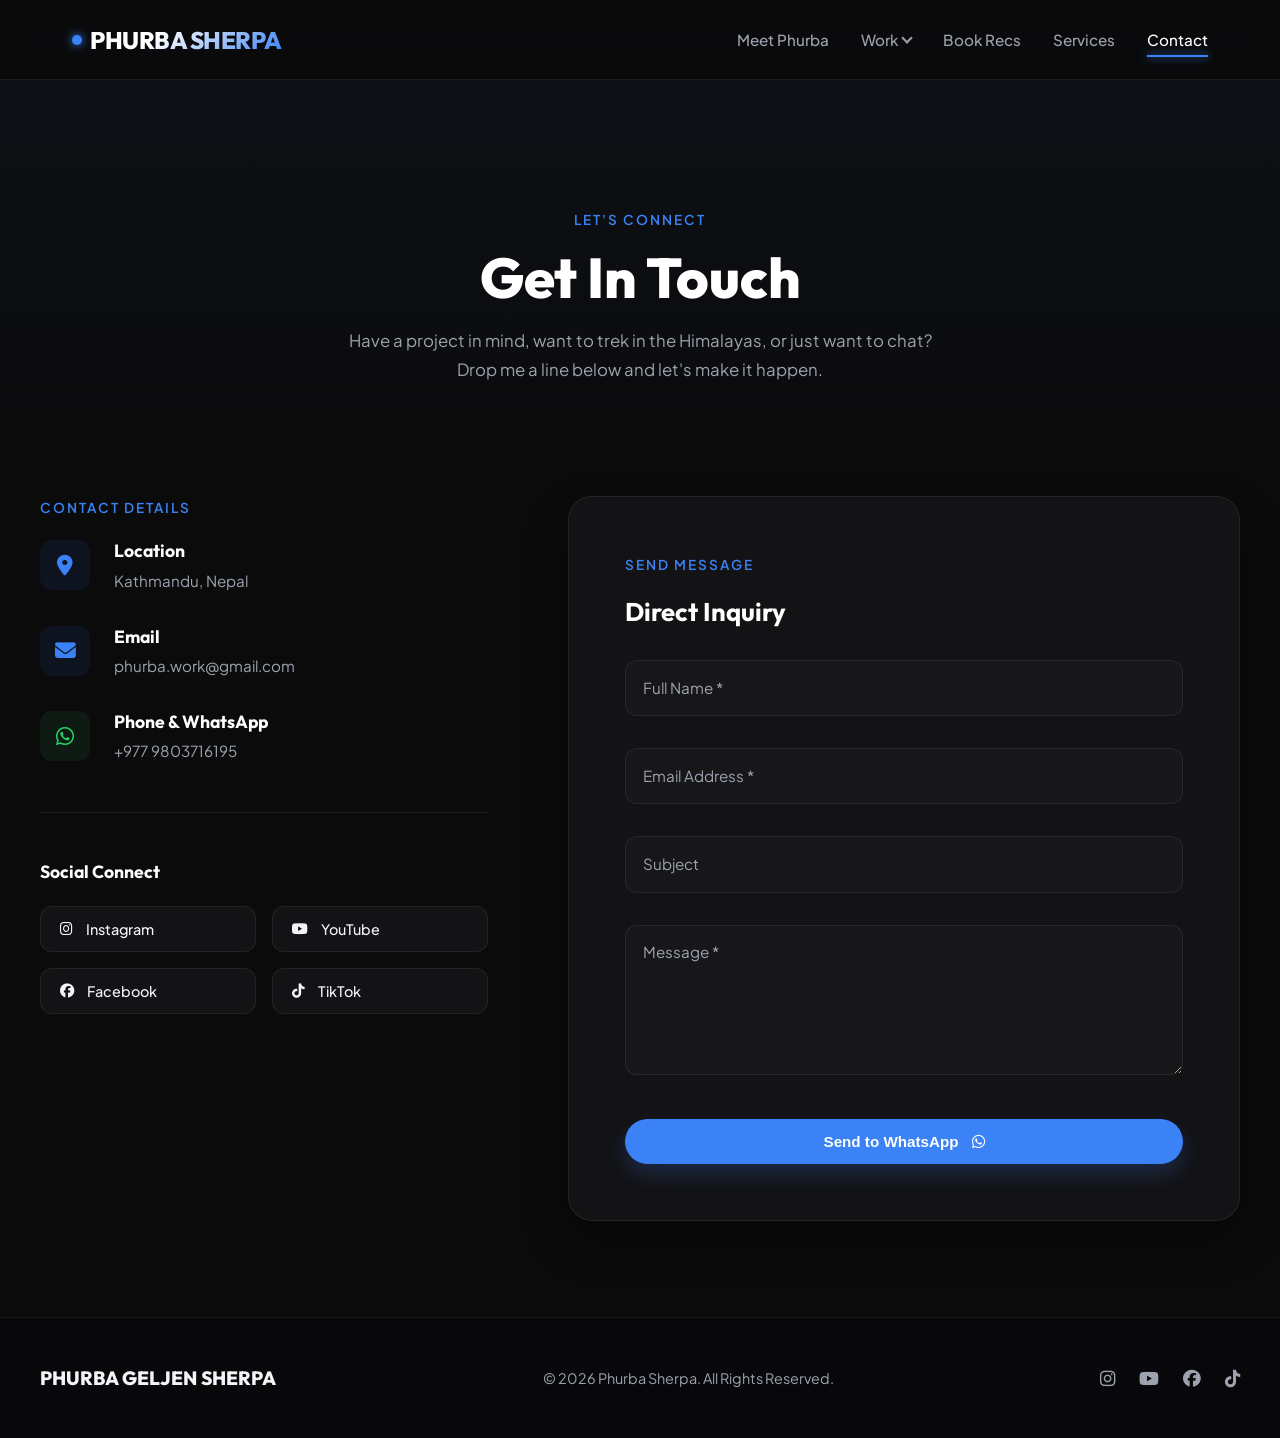
<file: contact.html>
<!DOCTYPE html>
<html lang="en">
<head>
    <meta charset="UTF-8">
    <meta name="viewport" content="width=device-width, initial-scale=1.0">
    <title>Phurba Geljen Sherpa | Contact Me</title>
    <!-- SEO Tags -->
    <meta name="description" content="Get in touch with Phurba Geljen Sherpa for film production projects or high-altitude guiding in Nepal. Reach out via email, phone, or WhatsApp.">
    <!-- FontAwesome & Google Fonts -->
    <link rel="stylesheet" href="https://cdnjs.cloudflare.com/ajax/libs/font-awesome/6.4.0/css/all.min.css">
    <link rel="stylesheet" href="css/style.css">
</head>
<body>

    <!-- Page Transition Overlay -->
    <div class="transition-overlay active"></div>

    <!-- Persistent Header -->
    <header>
        <div class="nav-container">
            <a href="index.html" class="logo">
                <div class="logo-icon"></div>
                PHURBA SHERPA
            </a>
            
            <button class="hamburger" aria-label="Toggle Navigation">
                <span></span>
                <span></span>
                <span></span>
            </button>

            <nav class="nav-menu">
                <ul style="display: flex; flex-direction: inherit; gap: inherit; align-items: center; list-style: none;">
                    <li class="nav-item">
                        <a href="index.html" class="nav-link">Meet Phurba</a>
                    </li>
                    <li class="nav-item dropdown">
                        <span class="nav-link dropdown-toggle">Work <span class="dropdown-icon"></span></span>
                        <ul class="dropdown-menu">
                            <li class="dropdown-item"><a href="filmmaking.html">Filmmaking</a></li>
                            <li class="dropdown-item"><a href="trekking.html">Trekking & Climbing</a></li>
                        </ul>
                    </li>
                    <li class="nav-item">
                        <a href="books.html" class="nav-link">Book Recs</a>
                    </li>
                    <li class="nav-item">
                        <a href="services.html" class="nav-link">Services</a>
                    </li>
                    <li class="nav-item">
                        <a href="contact.html" class="nav-link active">Contact</a>
                    </li>
                </ul>
            </nav>
        </div>
    </header>

    <!-- Main Content -->
    <main>
        <!-- Hero section -->
        <section class="hero-page">
            <div class="section-container">
                <span class="section-tag">Let's Connect</span>
                <h1 class="hero-page-title">Get In Touch</h1>
                <p class="hero-page-desc">
                    Have a project in mind, want to trek in the Himalayas, or just want to chat? Drop me a line below and let's make it happen.
                </p>
            </div>
        </section>

        <!-- Contact Section Content -->
        <section style="padding-top: 0;">
            <div class="section-container">
                <div class="contact-grid">
                    
                    <!-- Sidebar Details -->
                    <div class="contact-sidebar">
                        
                        <div>
                            <span class="section-tag" style="margin-bottom: 1.5rem;">Contact Details</span>
                            
                            <div style="display: flex; flex-direction: column; gap: 2rem;">
                                <!-- Location -->
                                <div class="contact-card">
                                    <div class="contact-icon"><i class="fa-solid fa-location-dot"></i></div>
                                    <div class="contact-details">
                                        <h4>Location</h4>
                                        <p>Kathmandu, Nepal</p>
                                    </div>
                                </div>

                                <!-- Email -->
                                <div class="contact-card">
                                    <div class="contact-icon"><i class="fa-solid fa-envelope"></i></div>
                                    <div class="contact-details">
                                        <h4>Email</h4>
                                        <p><a href="mailto:phurba.work@gmail.com">phurba.work@gmail.com</a></p>
                                    </div>
                                </div>

                                <!-- Phone / WhatsApp -->
                                <div class="contact-card">
                                    <div class="contact-icon" style="background:rgba(37,211,102,0.08); color:#25D366;"><i class="fa-brands fa-whatsapp"></i></div>
                                    <div class="contact-details">
                                        <h4>Phone & WhatsApp</h4>
                                        <p><a href="https://wa.me/9779803716195" target="_blank">+977 9803716195</a></p>
                                    </div>
                                </div>
                            </div>
                        </div>

                        <!-- Social Networks -->
                        <div class="social-connect">
                            <h4>Social Connect</h4>
                            <div class="social-grid">
                                <a href="https://www.instagram.com/phurbageljensherpa?igsh=aWVucWk2djh6ODRm" target="_blank" class="social-btn instagram">
                                    <i class="fa-brands fa-instagram"></i> Instagram
                                </a>
                                <a href="https://www.youtube.com/@Phurbageljensherpa" target="_blank" class="social-btn youtube">
                                    <i class="fa-brands fa-youtube"></i> YouTube
                                </a>
                                <a href="https://www.facebook.com/share/17wW57uCf9/" target="_blank" class="social-btn facebook">
                                    <i class="fa-brands fa-facebook"></i> Facebook
                                </a>
                                <a href="https://tiktok.com/@phurbasherpa678" target="_blank" class="social-btn tiktok">
                                    <i class="fa-brands fa-tiktok"></i> TikTok
                                </a>
                            </div>
                        </div>

                    </div>

                    <!-- Contact Form Wrapper -->
                    <div class="contact-form-wrapper">
                        <span class="section-tag" style="margin-bottom: 1.5rem;">Send Message</span>
                        <h3 style="margin-bottom: 2rem; font-size: 1.6rem;">Direct Inquiry</h3>
                        
                        <form id="contactForm" autocomplete="off">
                            <div class="form-group">
                                <input type="text" id="name" class="form-input" placeholder=" " required>
                                <label for="name" class="form-label">Full Name *</label>
                            </div>

                            <div class="form-group">
                                <input type="email" id="email" class="form-input" placeholder=" " required>
                                <label for="email" class="form-label">Email Address *</label>
                            </div>

                            <div class="form-group">
                                <input type="text" id="subject" class="form-input" placeholder=" ">
                                <label for="subject" class="form-label">Subject</label>
                            </div>

                            <div class="form-group" style="margin-bottom: 2.5rem;">
                                <textarea id="message" class="form-input" placeholder=" " required></textarea>
                                <label for="message" class="form-label">Message *</label>
                            </div>

                            <button type="submit" class="btn btn-primary" style="width: 100%; border:none;">
                                Send to WhatsApp <i class="fa-brands fa-whatsapp" style="margin-left: 5px;"></i>
                            </button>
                        </form>
                    </div>

                </div>
            </div>
        </section>
    </main>

    <!-- Persistent Footer -->
    <footer>
        <div class="footer-container">
            <div class="footer-logo">PHURBA GELJEN SHERPA</div>
            <div class="footer-copyright">&copy; 2026 Phurba Sherpa. All Rights Reserved.</div>
            <div class="footer-socials">
                <a href="https://www.instagram.com/phurbageljensherpa?igsh=aWVucWk2djh6ODRm" target="_blank" aria-label="Instagram"><i class="fa-brands fa-instagram"></i></a>
                <a href="https://www.youtube.com/@Phurbageljensherpa" target="_blank" aria-label="YouTube"><i class="fa-brands fa-youtube"></i></a>
                <a href="https://www.facebook.com/share/17wW57uCf9/" target="_blank" aria-label="Facebook"><i class="fa-brands fa-facebook"></i></a>
                <a href="https://tiktok.com/@phurbasherpa678" target="_blank" aria-label="TikTok"><i class="fa-brands fa-tiktok"></i></a>
            </div>
        </div>
    </footer>

    <!-- Main JavaScript -->
    <script src="js/main.js"></script>
</body>
</html>
</file>
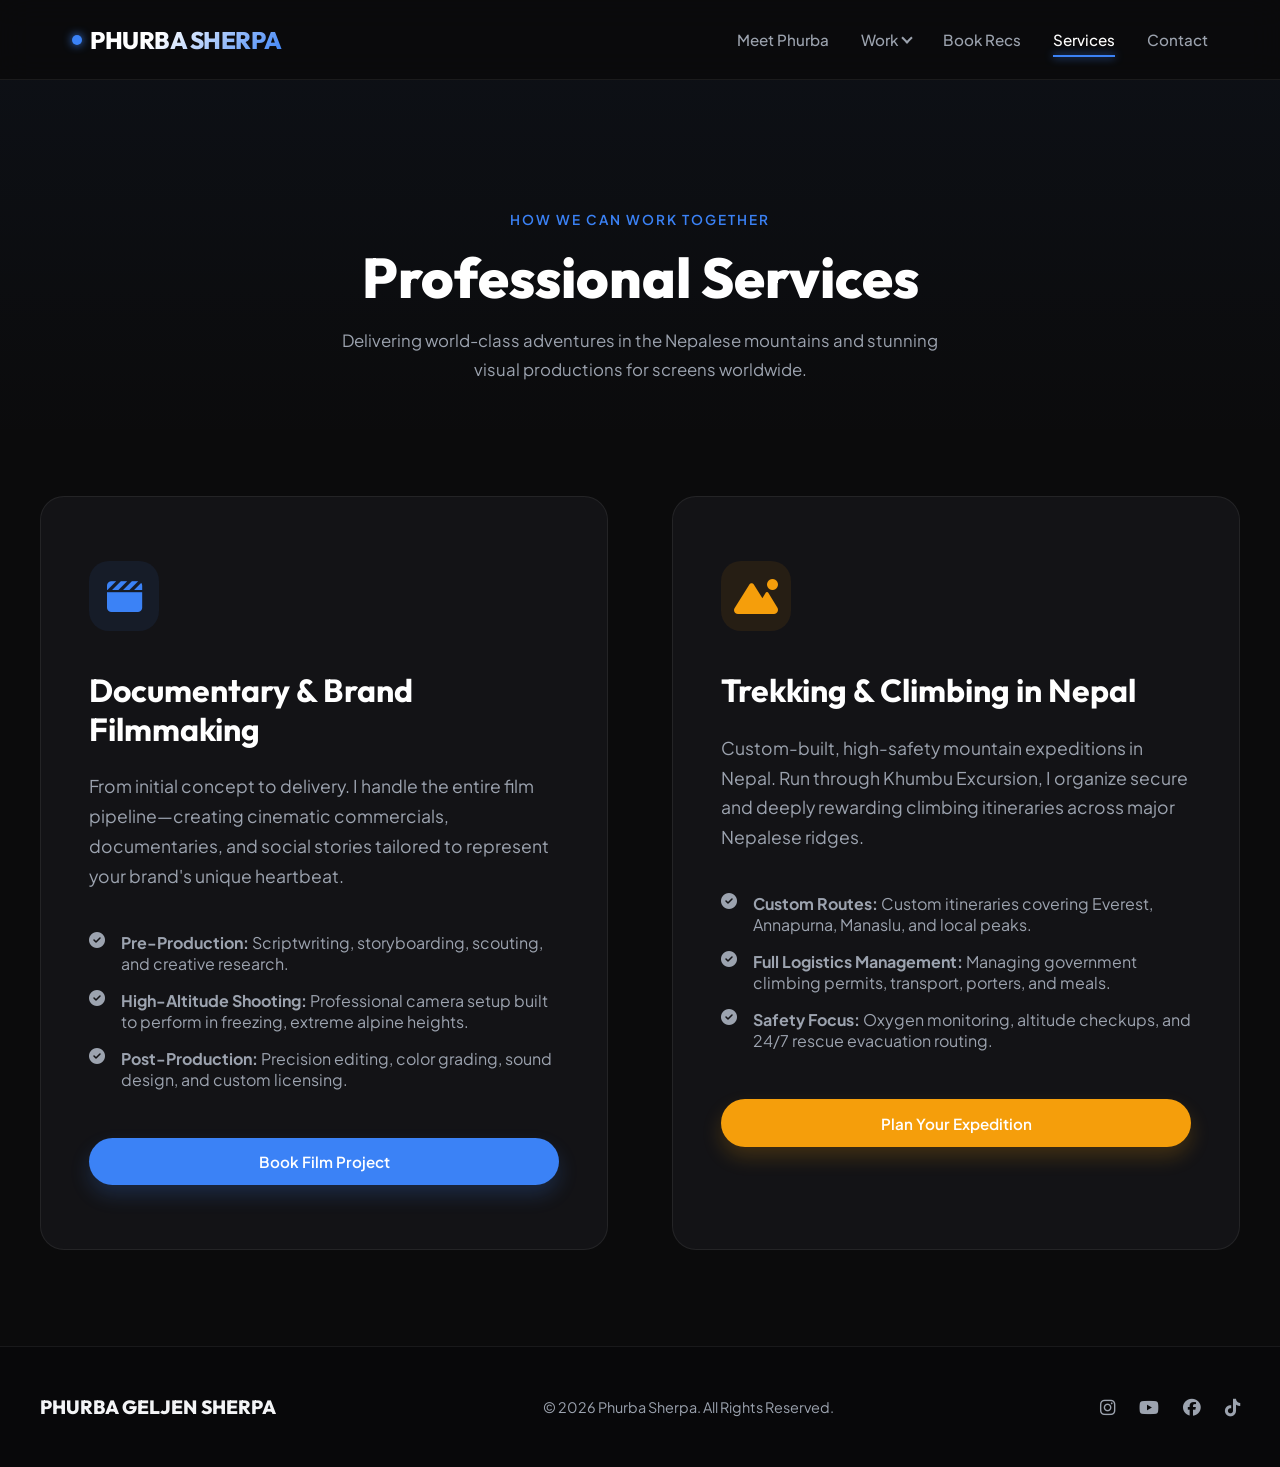
<file: services.html>
<!DOCTYPE html>
<html lang="en">
<head>
    <meta charset="UTF-8">
    <meta name="viewport" content="width=device-width, initial-scale=1.0">
    <title>Phurba Geljen Sherpa | Services</title>
    <!-- SEO Tags -->
    <meta name="description" content="Professional services offered by Phurba Geljen Sherpa: High-altitude trekking & climbing guiding in Nepal and complete documentary filmmaking.">
    <!-- FontAwesome & Google Fonts -->
    <link rel="stylesheet" href="https://cdnjs.cloudflare.com/ajax/libs/font-awesome/6.4.0/css/all.min.css">
    <link rel="stylesheet" href="css/style.css">
</head>
<body>

    <!-- Page Transition Overlay -->
    <div class="transition-overlay active"></div>

    <!-- Persistent Header -->
    <header>
        <div class="nav-container">
            <a href="index.html" class="logo">
                <div class="logo-icon"></div>
                PHURBA SHERPA
            </a>
            
            <button class="hamburger" aria-label="Toggle Navigation">
                <span></span>
                <span></span>
                <span></span>
            </button>

            <nav class="nav-menu">
                <ul style="display: flex; flex-direction: inherit; gap: inherit; align-items: center; list-style: none;">
                    <li class="nav-item">
                        <a href="index.html" class="nav-link">Meet Phurba</a>
                    </li>
                    <li class="nav-item dropdown">
                        <span class="nav-link dropdown-toggle">Work <span class="dropdown-icon"></span></span>
                        <ul class="dropdown-menu">
                            <li class="dropdown-item"><a href="filmmaking.html">Filmmaking</a></li>
                            <li class="dropdown-item"><a href="trekking.html">Trekking & Climbing</a></li>
                        </ul>
                    </li>
                    <li class="nav-item">
                        <a href="books.html" class="nav-link">Book Recs</a>
                    </li>
                    <li class="nav-item">
                        <a href="services.html" class="nav-link active">Services</a>
                    </li>
                    <li class="nav-item">
                        <a href="contact.html" class="nav-link">Contact</a>
                    </li>
                </ul>
            </nav>
        </div>
    </header>

    <!-- Main Content -->
    <main>
        <!-- Hero section -->
        <section class="hero-page">
            <div class="section-container">
                <span class="section-tag">How We Can Work Together</span>
                <h1 class="hero-page-title">Professional Services</h1>
                <p class="hero-page-desc">
                    Delivering world-class adventures in the Nepalese mountains and stunning visual productions for screens worldwide.
                </p>
            </div>
        </section>

        <!-- Services Grid -->
        <section style="padding-top: 0;">
            <div class="section-container">
                <div class="services-container">
                    
                    <!-- Service 1: Filmmaking -->
                    <div class="service-card">
                        <div class="service-icon-wrapper">
                            <i class="fa-solid fa-clapperboard"></i>
                        </div>
                        <h2>Documentary & Brand Filmmaking</h2>
                        <p>
                            From initial concept to delivery. I handle the entire film pipeline—creating cinematic commercials, documentaries, and social stories tailored to represent your brand's unique heartbeat.
                        </p>
                        <ul class="service-features">
                            <li>
                                <i class="fa-solid fa-circle-check"></i>
                                <span><strong>Pre-Production:</strong> Scriptwriting, storyboarding, scouting, and creative research.</span>
                            </li>
                            <li>
                                <i class="fa-solid fa-circle-check"></i>
                                <span><strong>High-Altitude Shooting:</strong> Professional camera setup built to perform in freezing, extreme alpine heights.</span>
                            </li>
                            <li>
                                <i class="fa-solid fa-circle-check"></i>
                                <span><strong>Post-Production:</strong> Precision editing, color grading, sound design, and custom licensing.</span>
                            </li>
                        </ul>
                        <a href="contact.html" class="btn btn-primary" style="width: 100%;">Book Film Project</a>
                    </div>

                    <!-- Service 2: Trekking & Climbing -->
                    <div class="service-card">
                        <div class="service-icon-wrapper">
                            <i class="fa-solid fa-mountain-sun"></i>
                        </div>
                        <h2>Trekking & Climbing in Nepal</h2>
                        <p>
                            Custom-built, high-safety mountain expeditions in Nepal. Run through Khumbu Excursion, I organize secure and deeply rewarding climbing itineraries across major Nepalese ridges.
                        </p>
                        <ul class="service-features">
                            <li>
                                <i class="fa-solid fa-circle-check"></i>
                                <span><strong>Custom Routes:</strong> Custom itineraries covering Everest, Annapurna, Manaslu, and local peaks.</span>
                            </li>
                            <li>
                                <i class="fa-solid fa-circle-check"></i>
                                <span><strong>Full Logistics Management:</strong> Managing government climbing permits, transport, porters, and meals.</span>
                            </li>
                            <li>
                                <i class="fa-solid fa-circle-check"></i>
                                <span><strong>Safety Focus:</strong> Oxygen monitoring, altitude checkups, and 24/7 rescue evacuation routing.</span>
                            </li>
                        </ul>
                        <a href="contact.html" class="btn btn-primary" style="width: 100%; background: var(--accent); box-shadow: 0 10px 20px rgba(245, 158, 11, 0.2);">Plan Your Expedition</a>
                    </div>

                </div>
            </div>
        </section>
    </main>

    <!-- Persistent Footer -->
    <footer>
        <div class="footer-container">
            <div class="footer-logo">PHURBA GELJEN SHERPA</div>
            <div class="footer-copyright">&copy; 2026 Phurba Sherpa. All Rights Reserved.</div>
            <div class="footer-socials">
                <a href="https://www.instagram.com/phurbageljensherpa?igsh=aWVucWk2djh6ODRm" target="_blank" aria-label="Instagram"><i class="fa-brands fa-instagram"></i></a>
                <a href="https://www.youtube.com/@Phurbageljensherpa" target="_blank" aria-label="YouTube"><i class="fa-brands fa-youtube"></i></a>
                <a href="https://www.facebook.com/share/17wW57uCf9/" target="_blank" aria-label="Facebook"><i class="fa-brands fa-facebook"></i></a>
                <a href="https://tiktok.com/@phurbasherpa678" target="_blank" aria-label="TikTok"><i class="fa-brands fa-tiktok"></i></a>
            </div>
        </div>
    </footer>

    <!-- Main JavaScript -->
    <script src="js/main.js"></script>
</body>
</html>
</file>
<file: css/style.css>
@import url('https://fonts.googleapis.com/css2?family=Outfit:wght@300;400;500;600;700;800&family=Plus+Jakarta+Sans:wght@300;400;500;600;700&display=swap');

:root {
    --bg-dark: #0B0B0C;
    --bg-card: #131316;
    --bg-card-hover: #18181D;
    --primary: #3B82F6;
    --primary-rgb: 59, 130, 246;
    --accent: #F59E0B;
    --accent-rgb: 245, 158, 11;
    --text-main: #F3F4F6;
    --text-muted: #9CA3AF;
    --border-color: rgba(255, 255, 255, 0.07);
    --border-hover: rgba(255, 255, 255, 0.15);
    --font-heading: 'Outfit', sans-serif;
    --font-body: 'Plus Jakarta Sans', sans-serif;
    --transition: all 0.4s cubic-bezier(0.16, 1, 0.3, 1);
    --transition-fast: all 0.2s ease;
    --header-height: 80px;
    --max-width: 1200px;
}

* {
    box-sizing: border-box;
    margin: 0;
    padding: 0;
}

html {
    scroll-behavior: smooth;
    background-color: var(--bg-dark);
    color: var(--text-main);
    font-family: var(--font-body);
    -webkit-font-smoothing: antialiased;
}

body {
    min-height: 100vh;
    display: flex;
    flex-direction: column;
    overflow-x: hidden;
}

/* Custom Scrollbar */
::-webkit-scrollbar {
    width: 10px;
}
::-webkit-scrollbar-track {
    background: var(--bg-dark);
}
::-webkit-scrollbar-thumb {
    background: #27272A;
    border-radius: 5px;
    border: 2px solid var(--bg-dark);
}
::-webkit-scrollbar-thumb:hover {
    background: #3F3F46;
}

/* Base Typography */
h1, h2, h3, h4, h5, h6 {
    font-family: var(--font-heading);
    font-weight: 700;
    line-height: 1.2;
    color: #FFF;
}

a {
    color: inherit;
    text-decoration: none;
    transition: var(--transition-fast);
}

p {
    line-height: 1.7;
    color: var(--text-muted);
    font-size: 1.05rem;
}

/* Header & Navigation */
header {
    position: fixed;
    top: 0;
    left: 0;
    width: 100%;
    height: var(--header-height);
    background: rgba(11, 11, 12, 0.75);
    backdrop-filter: blur(16px);
    -webkit-backdrop-filter: blur(16px);
    border-bottom: 1px solid var(--border-color);
    z-index: 1000;
    transition: var(--transition);
}

header.scrolled {
    height: 70px;
    background: rgba(11, 11, 12, 0.9);
    box-shadow: 0 10px 30px rgba(0, 0, 0, 0.5);
}

.nav-container {
    max-width: var(--max-width);
    height: 100%;
    margin: 0 auto;
    padding: 0 2rem;
    display: flex;
    justify-content: space-between;
    align-items: center;
}

.logo {
    font-family: var(--font-heading);
    font-weight: 800;
    font-size: 1.5rem;
    letter-spacing: -0.5px;
    background: linear-gradient(135deg, #FFF 40%, var(--primary) 100%);
    -webkit-background-clip: text;
    -webkit-text-fill-color: transparent;
    display: flex;
    align-items: center;
    gap: 0.5rem;
}

.logo-icon {
    width: 10px;
    height: 10px;
    background: var(--primary);
    border-radius: 50%;
    box-shadow: 0 0 10px var(--primary);
}

.nav-menu {
    display: flex;
    list-style: none;
    align-items: center;
    gap: 2rem;
}

.nav-link {
    font-size: 0.95rem;
    font-weight: 500;
    color: var(--text-muted);
    padding: 0.5rem 0;
    position: relative;
}

.nav-link:hover, .nav-link.active {
    color: #FFF;
}

.nav-link::after {
    content: '';
    position: absolute;
    bottom: 0;
    left: 0;
    width: 0;
    height: 2px;
    background: var(--primary);
    box-shadow: 0 0 8px var(--primary);
    transition: var(--transition);
}

.nav-link:hover::after, .nav-link.active::after {
    width: 100%;
}

/* Dropdown Menu styling */
.nav-item.dropdown {
    position: relative;
}

.dropdown-toggle {
    display: flex;
    align-items: center;
    gap: 0.3rem;
    cursor: pointer;
}

.dropdown-icon {
    width: 8px;
    height: 8px;
    border-left: 2px solid var(--text-muted);
    border-bottom: 2px solid var(--text-muted);
    transform: translateY(-2px) rotate(-45deg);
    transition: var(--transition);
}

.nav-item.dropdown:hover .dropdown-icon {
    transform: translateY(1px) rotate(135deg);
    border-color: #FFF;
}

.dropdown-menu {
    position: absolute;
    top: calc(100% + 15px);
    left: 50%;
    transform: translateX(-50%) translateY(10px);
    background: var(--bg-card);
    border: 1px solid var(--border-color);
    border-radius: 12px;
    padding: 0.8rem;
    width: 220px;
    list-style: none;
    opacity: 0;
    visibility: hidden;
    transition: var(--transition);
    box-shadow: 0 20px 40px rgba(0, 0, 0, 0.6);
}

/* Arrow for dropdown */
.dropdown-menu::before {
    content: '';
    position: absolute;
    top: -6px;
    left: 50%;
    transform: translateX(-50%) rotate(45deg);
    width: 10px;
    height: 10px;
    background: var(--bg-card);
    border-left: 1px solid var(--border-color);
    border-top: 1px solid var(--border-color);
}

.nav-item.dropdown:hover .dropdown-menu {
    opacity: 1;
    visibility: visible;
    transform: translateX(-50%) translateY(0);
}

.dropdown-item a {
    display: block;
    padding: 0.7rem 1rem;
    border-radius: 8px;
    color: var(--text-muted);
    font-size: 0.9rem;
    font-weight: 500;
    transition: var(--transition-fast);
}

.dropdown-item a:hover {
    background: rgba(255, 255, 255, 0.05);
    color: #FFF;
    padding-left: 1.3rem;
}

/* Mobile Hamburger Menu */
.hamburger {
    display: none;
    cursor: pointer;
    background: none;
    border: none;
    width: 30px;
    height: 20px;
    position: relative;
    z-index: 1001;
}

.hamburger span {
    display: block;
    width: 100%;
    height: 2px;
    background: var(--text-main);
    border-radius: 2px;
    position: absolute;
    transition: var(--transition);
}

.hamburger span:nth-child(1) { top: 0; }
.hamburger span:nth-child(2) { top: 9px; }
.hamburger span:nth-child(3) { top: 18px; }

.hamburger.active span:nth-child(1) {
    transform: translateY(9px) rotate(45deg);
}
.hamburger.active span:nth-child(2) {
    opacity: 0;
}
.hamburger.active span:nth-child(3) {
    transform: translateY(-9px) rotate(-45deg);
}

/* Common Page Layout */
main {
    margin-top: var(--header-height);
    flex: 1;
}

section {
    padding: 6rem 2rem;
    position: relative;
}

.section-container {
    max-width: var(--max-width);
    margin: 0 auto;
}

.section-tag {
    font-size: 0.85rem;
    font-weight: 600;
    text-transform: uppercase;
    letter-spacing: 2px;
    color: var(--primary);
    margin-bottom: 1rem;
    display: inline-block;
}

.section-title {
    font-size: 2.5rem;
    font-weight: 800;
    margin-bottom: 3rem;
    position: relative;
}

.section-title::after {
    content: '';
    position: absolute;
    bottom: -10px;
    left: 0;
    width: 50px;
    height: 3px;
    background: var(--primary);
}

/* Home / Meet Phurba Hero */
.hero-split {
    display: grid;
    grid-template-columns: 1.1fr 0.9fr;
    min-height: calc(100vh - var(--header-height));
    max-width: var(--max-width);
    margin: 0 auto;
    padding: 0 2rem;
    align-items: center;
    gap: 4rem;
}

.hero-content {
    animation: fadeInUp 1s ease-out;
}

.hero-subtitle {
    font-size: 1.2rem;
    font-weight: 500;
    color: var(--primary);
    margin-bottom: 1rem;
}

.hero-title {
    font-size: 4rem;
    font-weight: 800;
    line-height: 1.1;
    margin-bottom: 1.5rem;
    letter-spacing: -1px;
}

.hero-title span {
    background: linear-gradient(135deg, var(--primary) 0%, var(--accent) 100%);
    -webkit-background-clip: text;
    -webkit-text-fill-color: transparent;
}

.hero-bio {
    font-size: 1.15rem;
    margin-bottom: 2.5rem;
    color: var(--text-muted);
}

.hero-buttons {
    display: flex;
    gap: 1.5rem;
    flex-wrap: wrap;
}

.btn {
    display: inline-flex;
    align-items: center;
    justify-content: center;
    padding: 0.9rem 2rem;
    border-radius: 50px;
    font-weight: 600;
    font-size: 0.95rem;
    transition: var(--transition);
    cursor: pointer;
    gap: 0.5rem;
}

.btn-primary {
    background: var(--primary);
    color: #FFF;
    border: none;
    box-shadow: 0 10px 20px rgba(59, 130, 246, 0.2);
}

.btn-primary:hover {
    background: #2563EB;
    transform: translateY(-3px);
    box-shadow: 0 15px 30px rgba(59, 130, 246, 0.4);
}

.btn-secondary {
    background: transparent;
    color: #FFF;
    border: 1.5px solid var(--border-color);
}

.btn-secondary:hover {
    background: rgba(255, 255, 255, 0.05);
    border-color: #FFF;
    transform: translateY(-3px);
}

.hero-visual {
    position: relative;
    height: 500px;
    display: flex;
    align-items: center;
    justify-content: center;
    animation: fadeIn 1.2s ease-out;
}

.main-image-wrapper {
    position: relative;
    width: 380px;
    height: 480px;
    border-radius: 24px;
    overflow: hidden;
    border: 1px solid var(--border-color);
    box-shadow: 0 30px 60px rgba(0, 0, 0, 0.8);
    transition: var(--transition);
}

.main-image-wrapper img {
    width: 100%;
    height: 100%;
    object-fit: cover;
    transition: var(--transition);
}

.main-image-wrapper:hover img {
    transform: scale(1.05);
}

.glow-ring {
    position: absolute;
    top: -5%;
    left: -5%;
    width: 110%;
    height: 110%;
    border: 1px solid rgba(59, 130, 246, 0.15);
    border-radius: 30px;
    z-index: -1;
    pointer-events: none;
    animation: rotateGlow 20s linear infinite;
}

.badge-float {
    position: absolute;
    background: rgba(19, 19, 22, 0.85);
    backdrop-filter: blur(12px);
    border: 1px solid var(--border-color);
    border-radius: 16px;
    padding: 1rem 1.5rem;
    display: flex;
    align-items: center;
    gap: 1rem;
    box-shadow: 0 10px 30px rgba(0, 0, 0, 0.3);
    z-index: 10;
}

.badge-1 {
    bottom: 40px;
    left: -30px;
    animation: float 6s ease-in-out infinite alternate;
}

.badge-2 {
    top: 40px;
    right: -30px;
    animation: float 6s ease-in-out infinite alternate-reverse;
}

.badge-icon {
    width: 40px;
    height: 40px;
    background: rgba(59, 130, 246, 0.1);
    border-radius: 12px;
    display: flex;
    align-items: center;
    justify-content: center;
    color: var(--primary);
    font-size: 1.2rem;
}

.badge-icon.accent {
    background: rgba(245, 158, 11, 0.1);
    color: var(--accent);
}

.badge-text h4 {
    font-size: 0.95rem;
    margin-bottom: 0.1rem;
}

.badge-text p {
    font-size: 0.75rem;
}

/* Meet Phurba Story & Gallery Grid */
.bio-story-section {
    background: #0E0E10;
    border-top: 1px solid var(--border-color);
}

.bio-grid {
    display: grid;
    grid-template-columns: 1fr 1fr;
    gap: 5rem;
    align-items: center;
}

.bio-left p {
    margin-bottom: 1.5rem;
}

.bio-left p strong {
    color: #FFF;
}

.bio-images-grid {
    display: grid;
    grid-template-columns: 1.2fr 0.8fr;
    gap: 1.5rem;
}

.bio-img-card {
    border-radius: 20px;
    overflow: hidden;
    border: 1px solid var(--border-color);
    position: relative;
    cursor: pointer;
    box-shadow: 0 15px 30px rgba(0, 0, 0, 0.4);
}

.bio-img-card img {
    width: 100%;
    height: 100%;
    object-fit: cover;
    transition: var(--transition);
}

.bio-img-card:hover img {
    transform: scale(1.06);
}

.bio-img-card.tall {
    grid-row: span 2;
    height: 420px;
}

.bio-img-card.wide {
    height: 200px;
}

.bio-img-card::after {
    content: '';
    position: absolute;
    inset: 0;
    background: linear-gradient(to top, rgba(0, 0, 0, 0.7) 0%, transparent 60%);
    opacity: 0;
    transition: var(--transition);
}

.bio-img-card:hover::after {
    opacity: 1;
}

.bio-img-card .img-overlay-info {
    position: absolute;
    bottom: 20px;
    left: 20px;
    z-index: 5;
    opacity: 0;
    transform: translateY(10px);
    transition: var(--transition);
}

.bio-img-card:hover .img-overlay-info {
    opacity: 1;
    transform: translateY(0);
}

.bio-img-card .img-overlay-info h4 {
    font-size: 1.1rem;
    margin-bottom: 2px;
}

.bio-img-card .img-overlay-info p {
    font-size: 0.8rem;
    color: var(--text-muted);
}

/* Filmmaking & Trekking Pages */
.hero-page {
    position: relative;
    padding: 8rem 2rem 4rem 2rem;
    background: linear-gradient(180deg, rgba(59, 130, 246, 0.04) 0%, transparent 100%);
    text-align: center;
}

.hero-page-title {
    font-size: 3.5rem;
    font-weight: 800;
    margin-bottom: 1rem;
}

.hero-page-desc {
    max-width: 600px;
    margin: 0 auto;
}

.portfolio-grid {
    display: grid;
    grid-template-columns: repeat(auto-fill, minmax(360px, 1fr));
    gap: 2.5rem;
    margin-top: 2rem;
}

.portfolio-card {
    background: var(--bg-card);
    border: 1px solid var(--border-color);
    border-radius: 20px;
    overflow: hidden;
    transition: var(--transition);
}

.portfolio-card:hover {
    transform: translateY(-8px);
    border-color: var(--border-hover);
    box-shadow: 0 20px 40px rgba(0, 0, 0, 0.5);
}

.media-thumbnail-wrapper {
    position: relative;
    height: 220px;
    overflow: hidden;
    cursor: pointer;
}

.media-thumbnail-wrapper img {
    width: 100%;
    height: 100%;
    object-fit: cover;
    transition: var(--transition);
}

.portfolio-card:hover .media-thumbnail-wrapper img {
    transform: scale(1.05);
}

.play-overlay {
    position: absolute;
    inset: 0;
    background: rgba(0, 0, 0, 0.4);
    display: flex;
    align-items: center;
    justify-content: center;
    opacity: 0;
    transition: var(--transition);
}

.portfolio-card:hover .play-overlay {
    opacity: 1;
}

.play-btn {
    width: 60px;
    height: 60px;
    background: var(--primary);
    border-radius: 50%;
    display: flex;
    align-items: center;
    justify-content: center;
    box-shadow: 0 0 20px rgba(59, 130, 246, 0.4);
    transition: var(--transition);
}

.play-btn svg {
    fill: #FFF;
    width: 20px;
    height: 20px;
    margin-left: 4px;
}

.play-btn:hover {
    transform: scale(1.1);
    background: #FFF;
}

.play-btn:hover svg {
    fill: var(--primary);
}

.portfolio-info {
    padding: 1.8rem;
}

.portfolio-info h3 {
    font-size: 1.3rem;
    margin-bottom: 0.8rem;
    font-family: var(--font-heading);
}

.portfolio-info p {
    font-size: 0.95rem;
    color: var(--text-muted);
}

/* Trekking Specifics */
.coo-banner {
    background: linear-gradient(135deg, rgba(19, 19, 22, 0.9) 0%, rgba(29, 31, 38, 0.9) 100%);
    border: 1px solid var(--border-color);
    border-radius: 24px;
    padding: 3rem;
    margin-bottom: 5rem;
    display: flex;
    justify-content: space-between;
    align-items: center;
    gap: 3rem;
    box-shadow: 0 20px 40px rgba(0, 0, 0, 0.4);
}

.coo-info {
    flex: 1;
}

.coo-tag {
    display: inline-block;
    padding: 0.4rem 1rem;
    background: rgba(245, 158, 11, 0.1);
    color: var(--accent);
    border-radius: 50px;
    font-size: 0.8rem;
    font-weight: 700;
    margin-bottom: 1.2rem;
    border: 1px solid rgba(245, 158, 11, 0.2);
}

.coo-info h2 {
    font-size: 2.2rem;
    margin-bottom: 1rem;
}

.coo-info p {
    font-size: 1.1rem;
    margin-bottom: 1.5rem;
}

.coo-stats {
    display: flex;
    gap: 3rem;
}

.stat-item h4 {
    font-size: 2rem;
    color: var(--primary);
}

.stat-item p {
    font-size: 0.85rem;
}

/* Trekking and Climbing Gallery */
.masonry-gallery {
    column-count: 3;
    column-gap: 1.5rem;
    margin-top: 2rem;
}

.gallery-item {
    break-inside: avoid;
    margin-bottom: 1.5rem;
    border-radius: 16px;
    overflow: hidden;
    border: 1px solid var(--border-color);
    position: relative;
    cursor: pointer;
    box-shadow: 0 10px 20px rgba(0,0,0,0.3);
    transition: var(--transition);
}

.gallery-item:hover {
    transform: translateY(-5px);
    border-color: var(--border-hover);
}

.gallery-item img, .gallery-item video {
    width: 100%;
    display: block;
    object-fit: cover;
    transition: var(--transition);
}

.gallery-item video {
    height: auto;
    max-height: 400px;
}

.gallery-item:hover img, .gallery-item:hover video {
    transform: scale(1.04);
}

.gallery-overlay {
    position: absolute;
    inset: 0;
    background: linear-gradient(to top, rgba(0, 0, 0, 0.8) 0%, transparent 60%);
    display: flex;
    flex-direction: column;
    justify-content: flex-end;
    padding: 1.5rem;
    opacity: 0;
    transition: var(--transition);
}

.gallery-item:hover .gallery-overlay {
    opacity: 1;
}

.gallery-overlay h4 {
    font-size: 1.1rem;
    margin-bottom: 0.2rem;
}

.gallery-overlay p {
    font-size: 0.8rem;
    color: var(--text-muted);
}

.video-badge {
    position: absolute;
    top: 15px;
    right: 15px;
    background: rgba(0,0,0,0.7);
    backdrop-filter: blur(8px);
    padding: 0.3rem 0.6rem;
    border-radius: 6px;
    font-size: 0.75rem;
    font-weight: 600;
    color: #FFF;
    display: flex;
    align-items: center;
    gap: 0.3rem;
}

.video-badge::before {
    content: '';
    display: inline-block;
    width: 6px;
    height: 6px;
    background: #EF4444;
    border-radius: 50%;
}

/* Services Page Styles */
.services-container {
    display: grid;
    grid-template-columns: 1fr 1fr;
    gap: 4rem;
    margin-top: 3rem;
}

.service-card {
    background: var(--bg-card);
    border: 1px solid var(--border-color);
    border-radius: 24px;
    padding: 4rem 3rem;
    position: relative;
    overflow: hidden;
    transition: var(--transition);
}

.service-card::before {
    content: '';
    position: absolute;
    top: 0;
    left: 0;
    width: 100%;
    height: 4px;
    background: var(--primary);
    transform: scaleX(0);
    transform-origin: left;
    transition: var(--transition);
}

.service-card:nth-child(2)::before {
    background: var(--accent);
}

.service-card:hover {
    transform: translateY(-10px);
    border-color: var(--border-hover);
    box-shadow: 0 30px 60px rgba(0, 0, 0, 0.6);
}

.service-card:hover::before {
    transform: scaleX(1);
}

.service-icon-wrapper {
    width: 70px;
    height: 70px;
    background: rgba(59, 130, 246, 0.08);
    border-radius: 20px;
    display: flex;
    align-items: center;
    justify-content: center;
    color: var(--primary);
    font-size: 2.2rem;
    margin-bottom: 2.5rem;
}

.service-card:nth-child(2) .service-icon-wrapper {
    background: rgba(245, 158, 11, 0.08);
    color: var(--accent);
}

.service-card h2 {
    font-size: 2rem;
    margin-bottom: 1.5rem;
}

.service-card p {
    font-size: 1.1rem;
    margin-bottom: 2.5rem;
}

.service-features {
    list-style: none;
    margin-bottom: 3rem;
}

.service-features li {
    display: flex;
    align-items: flex-start;
    gap: 1rem;
    margin-bottom: 1rem;
    color: var(--text-muted);
    font-size: 1rem;
}

.service-features li svg {
    margin-top: 3px;
    flex-shrink: 0;
    color: var(--primary);
}

.service-card:nth-child(2) .service-features li svg {
    color: var(--accent);
}

/* Books Recommendations Page */
.books-grid {
    display: flex;
    flex-direction: column;
    gap: 5rem;
    margin-top: 3rem;
}

.book-card {
    display: grid;
    grid-template-columns: 240px 1fr;
    gap: 4rem;
    align-items: center;
    background: linear-gradient(90deg, rgba(255, 255, 255, 0.01) 0%, transparent 100%);
    border-radius: 24px;
    padding: 2.5rem;
    border: 1px solid transparent;
    transition: var(--transition);
}

.book-card:hover {
    border-color: var(--border-color);
    background: rgba(255, 255, 255, 0.02);
}

.book-cover {
    height: 340px;
    perspective: 1000px;
}

.book-cover img {
    width: 100%;
    height: 100%;
    object-fit: cover;
    border-radius: 12px;
    box-shadow: -10px 15px 30px rgba(0, 0, 0, 0.6);
    transition: var(--transition);
    transform: rotateY(-15deg) rotateX(5deg);
    transform-origin: left center;
}

.book-card:hover .book-cover img {
    transform: rotateY(0deg) rotateX(0deg) scale(1.05);
    box-shadow: -5px 25px 40px rgba(59, 130, 246, 0.2);
}

.book-info h3 {
    font-size: 1.8rem;
    margin-bottom: 0.4rem;
}

.book-author {
    font-size: 1rem;
    color: var(--primary);
    font-weight: 600;
    margin-bottom: 1.5rem;
}

.book-number {
    font-size: 0.95rem;
    font-weight: 800;
    text-transform: uppercase;
    letter-spacing: 1px;
    color: rgba(255, 255, 255, 0.2);
    margin-bottom: 0.5rem;
}

.book-card:nth-child(even) {
    grid-template-columns: 1fr 240px;
}

.book-card:nth-child(even) .book-cover {
    grid-column: 2;
}

.book-card:nth-child(even) .book-info {
    grid-column: 1;
    grid-row: 1;
}

.book-card:nth-child(even) .book-cover img {
    transform: rotateY(15deg) rotateX(5deg);
    transform-origin: right center;
    box-shadow: 10px 15px 30px rgba(0, 0, 0, 0.6);
}

.book-card:nth-child(even):hover .book-cover img {
    transform: rotateY(0deg) rotateX(0deg) scale(1.05);
    box-shadow: 5px 25px 40px rgba(59, 130, 246, 0.2);
}

/* Contact Page Styles */
.contact-grid {
    display: grid;
    grid-template-columns: 0.8fr 1.2fr;
    gap: 5rem;
    margin-top: 3rem;
}

.contact-sidebar {
    display: flex;
    flex-direction: column;
    gap: 3rem;
}

.contact-card {
    display: flex;
    align-items: flex-start;
    gap: 1.5rem;
}

.contact-icon {
    width: 50px;
    height: 50px;
    background: rgba(59, 130, 246, 0.08);
    border-radius: 12px;
    display: flex;
    align-items: center;
    justify-content: center;
    color: var(--primary);
    font-size: 1.3rem;
    flex-shrink: 0;
}

.contact-details h4 {
    font-size: 1.1rem;
    margin-bottom: 0.4rem;
}

.contact-details p {
    font-size: 0.95rem;
}

.contact-details a:hover {
    color: var(--primary);
}

.social-connect {
    border-top: 1px solid var(--border-color);
    padding-top: 3rem;
}

.social-connect h4 {
    font-size: 1.1rem;
    margin-bottom: 1.5rem;
}

.social-grid {
    display: grid;
    grid-template-columns: repeat(2, 1fr);
    gap: 1rem;
}

.social-btn {
    display: flex;
    align-items: center;
    gap: 0.8rem;
    padding: 0.8rem 1.2rem;
    background: var(--bg-card);
    border: 1px solid var(--border-color);
    border-radius: 12px;
    font-size: 0.9rem;
    font-weight: 500;
    transition: var(--transition-fast);
}

.social-btn:hover {
    background: var(--bg-card-hover);
    border-color: var(--border-hover);
    transform: translateY(-2px);
}

.social-btn.instagram:hover { color: #E1306C; }
.social-btn.youtube:hover { color: #FF0000; }
.social-btn.facebook:hover { color: #1877F2; }
.social-btn.tiktok:hover { color: #00F2FE; }

/* Contact Form */
.contact-form-wrapper {
    background: var(--bg-card);
    border: 1px solid var(--border-color);
    border-radius: 24px;
    padding: 3.5rem;
    box-shadow: 0 20px 40px rgba(0, 0, 0, 0.4);
}

.form-group {
    position: relative;
    margin-bottom: 2rem;
}

.form-input {
    width: 100%;
    background: rgba(255, 255, 255, 0.02);
    border: 1px solid var(--border-color);
    border-radius: 12px;
    padding: 1.1rem;
    color: #FFF;
    font-family: var(--font-body);
    font-size: 0.95rem;
    transition: var(--transition-fast);
}

.form-input:focus {
    outline: none;
    border-color: var(--primary);
    background: rgba(255, 255, 255, 0.04);
    box-shadow: 0 0 15px rgba(59, 130, 246, 0.1);
}

textarea.form-input {
    min-height: 150px;
    resize: vertical;
}

.form-label {
    position: absolute;
    left: 1.1rem;
    top: 1.1rem;
    color: var(--text-muted);
    font-size: 0.95rem;
    pointer-events: none;
    transition: var(--transition-fast);
}

/* Floating Label Logic */
.form-input:focus ~ .form-label,
.form-input:not(:placeholder-shown) ~ .form-label {
    top: -10px;
    left: 0.8rem;
    font-size: 0.75rem;
    font-weight: 600;
    color: var(--primary);
    background: var(--bg-card);
    padding: 0 0.5rem;
}

/* Premium Lightbox Modal styles */
.lightbox {
    position: fixed;
    inset: 0;
    background: rgba(5, 5, 6, 0.85);
    backdrop-filter: blur(20px);
    -webkit-backdrop-filter: blur(20px);
    z-index: 2000;
    display: flex;
    align-items: center;
    justify-content: center;
    opacity: 0;
    visibility: hidden;
    transition: var(--transition);
}

.lightbox.active {
    opacity: 1;
    visibility: visible;
}

.lightbox-content {
    max-width: 90%;
    max-height: 80%;
    position: relative;
    display: flex;
    align-items: center;
    justify-content: center;
    transform: scale(0.9);
    transition: var(--transition);
}

.lightbox.active .lightbox-content {
    transform: scale(1);
}

.lightbox-content img, .lightbox-content video {
    max-width: 100%;
    max-height: 80vh;
    border-radius: 12px;
    box-shadow: 0 30px 60px rgba(0, 0, 0, 0.7);
}

.lightbox-content iframe {
    width: 80vw;
    height: 45vw;
    max-width: 1000px;
    max-height: 562px;
    border: none;
    border-radius: 12px;
    box-shadow: 0 30px 60px rgba(0, 0, 0, 0.7);
}

.lightbox-close {
    position: absolute;
    top: -50px;
    right: 0;
    background: none;
    border: none;
    color: #FFF;
    font-size: 2rem;
    cursor: pointer;
    opacity: 0.7;
    transition: var(--transition-fast);
}

.lightbox-close:hover {
    opacity: 1;
    transform: scale(1.1);
}

.lightbox-nav {
    position: absolute;
    top: 50%;
    transform: translateY(-50%);
    background: rgba(255,255,255,0.05);
    border: 1px solid rgba(255,255,255,0.1);
    color: #FFF;
    width: 50px;
    height: 50px;
    border-radius: 50%;
    display: flex;
    align-items: center;
    justify-content: center;
    cursor: pointer;
    font-size: 1.5rem;
    transition: var(--transition-fast);
}

.lightbox-nav:hover {
    background: rgba(255,255,255,0.15);
    transform: translateY(-50%) scale(1.05);
}

.lightbox-nav.prev { left: -80px; }
.lightbox-nav.next { right: -80px; }

.lightbox-caption {
    position: absolute;
    bottom: -45px;
    left: 0;
    width: 100%;
    text-align: center;
    color: var(--text-muted);
    font-size: 0.95rem;
}

/* Footer Section */
footer {
    background: #08080A;
    border-top: 1px solid var(--border-color);
    padding: 3rem 2rem;
    margin-top: auto;
}

.footer-container {
    max-width: var(--max-width);
    margin: 0 auto;
    display: flex;
    justify-content: space-between;
    align-items: center;
    flex-wrap: wrap;
    gap: 2rem;
}

.footer-logo {
    font-family: var(--font-heading);
    font-weight: 800;
    font-size: 1.2rem;
}

.footer-copyright {
    color: var(--text-muted);
    font-size: 0.9rem;
}

.footer-socials {
    display: flex;
    gap: 1.5rem;
}

.footer-socials a {
    color: var(--text-muted);
    font-size: 1.1rem;
}

.footer-socials a:hover {
    color: var(--primary);
}

/* Page Transition Overlay */
.transition-overlay {
    position: fixed;
    top: 0;
    left: 0;
    width: 100%;
    height: 100%;
    background-color: var(--bg-dark);
    z-index: 9999;
    transform: scaleY(0);
    transform-origin: top;
    transition: transform 0.5s cubic-bezier(0.85, 0, 0.15, 1);
    pointer-events: none;
}

.transition-overlay.active {
    transform: scaleY(1);
}

/* Keyframes */
@keyframes fadeInUp {
    from {
        opacity: 0;
        transform: translateY(30px);
    }
    to {
        opacity: 1;
        transform: translateY(0);
    }
}

@keyframes fadeIn {
    from { opacity: 0; }
    to { opacity: 1; }
}

@keyframes float {
    0% { transform: translateY(0px); }
    100% { transform: translateY(-15px); }
}

@keyframes rotateGlow {
    from { transform: rotate(0deg); }
    to { transform: rotate(360deg); }
}

/* Responsive Breakpoints */
@media (max-width: 1024px) {
    .hero-split {
        grid-template-columns: 1fr;
        gap: 3rem;
        padding-top: 4rem;
        padding-bottom: 4rem;
        text-align: center;
    }
    
    .hero-visual {
        height: auto;
    }

    .hero-buttons {
        justify-content: center;
    }
    
    .badge-float {
        display: none; /* Hide floating badges on tablet/mobile for cleaner look */
    }

    .bio-grid {
        grid-template-columns: 1fr;
        gap: 3rem;
    }

    .books-grid {
        gap: 3.5rem;
    }

    .book-card {
        grid-template-columns: 180px 1fr;
        gap: 2.5rem;
    }

    .book-card:nth-child(even) {
        grid-template-columns: 1fr 180px;
    }

    .services-container {
        grid-template-columns: 1fr;
        gap: 2.5rem;
    }

    .contact-grid {
        grid-template-columns: 1fr;
        gap: 4rem;
    }

    .lightbox-nav.prev { left: 10px; }
    .lightbox-nav.next { right: 10px; }
}

@media (max-width: 768px) {
    :root {
        --header-height: 70px;
    }

    .hamburger {
        display: block;
    }

    .nav-menu {
        position: fixed;
        top: var(--header-height);
        left: 0;
        width: 100%;
        height: calc(100vh - var(--header-height));
        background: rgba(11, 11, 12, 0.98);
        backdrop-filter: blur(20px);
        flex-direction: column;
        justify-content: center;
        gap: 2.5rem;
        transform: translateY(-100%);
        opacity: 0;
        visibility: hidden;
        transition: var(--transition);
        border-top: 1px solid var(--border-color);
    }

    .nav-menu.active {
        transform: translateY(0);
        opacity: 1;
        visibility: visible;
    }

    .nav-link {
        font-size: 1.3rem;
    }

    .nav-item.dropdown:hover .dropdown-menu {
        position: relative;
        top: 0;
        left: 0;
        transform: none;
        opacity: 1;
        visibility: visible;
        width: auto;
        box-shadow: none;
        border: none;
        background: transparent;
        padding-left: 1.5rem;
        margin-top: 0.5rem;
    }

    .nav-item.dropdown:hover .dropdown-icon {
        transform: rotate(135deg);
    }

    .dropdown-menu::before {
        display: none;
    }

    .hero-title {
        font-size: 2.8rem;
    }

    .section-title {
        font-size: 2rem;
    }

    .coo-banner {
        flex-direction: column;
        padding: 2rem;
        text-align: center;
    }

    .coo-stats {
        justify-content: center;
        gap: 2rem;
        width: 100%;
    }

    .masonry-gallery {
        column-count: 2;
    }

    .book-card, .book-card:nth-child(even) {
        grid-template-columns: 1fr;
        text-align: center;
        padding: 1.5rem;
    }

    .book-card:nth-child(even) .book-cover {
        grid-column: 1;
    }

    .book-card .book-cover, .book-card:nth-child(even) .book-cover {
        grid-row: 1;
        height: 280px;
        margin: 0 auto 1.5rem auto;
    }

    .book-cover img, .book-card:nth-child(even) .book-cover img {
        transform: none !important;
        box-shadow: 0 10px 20px rgba(0, 0, 0, 0.4);
    }

    .contact-form-wrapper {
        padding: 2rem;
    }

    .social-grid {
        grid-template-columns: 1fr;
    }
}

@media (max-width: 480px) {
    .hero-title {
        font-size: 2.2rem;
    }

    .main-image-wrapper {
        width: 280px;
        height: 360px;
    }

    .masonry-gallery {
        column-count: 1;
    }
}
</file>
